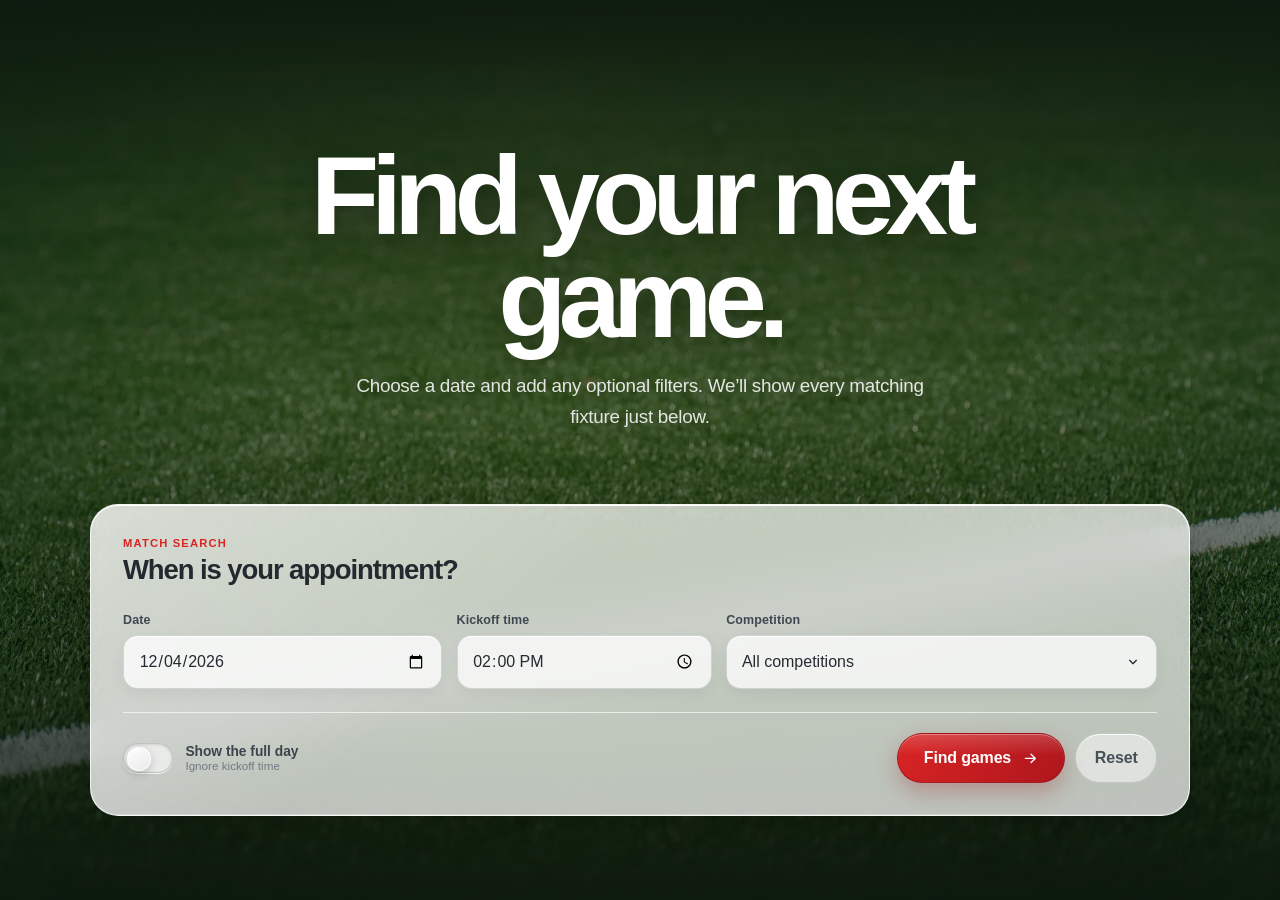
<file: docs/index.html>
<!doctype html>
<html lang="en-CH">
  <head>
    <meta charset="utf-8">
    <meta
      name="viewport"
      content="width=device-width, initial-scale=1, viewport-fit=cover"
    >
    <meta
      name="description"
      content="Find football matches by date, kickoff time, and league."
    >
    <title>Match Finder</title>
    <link rel="icon" href="./assets/favicon.svg" type="image/svg+xml">
    <link rel="apple-touch-icon" href="./assets/apple-touch-icon.png">
    <link rel="stylesheet" href="./app.css">
    <script type="module" src="./app.js"></script>
  </head>
  <body>
    <main class="page-shell">
      <header class="page-header">
        <h1>Find your next game.</h1>
        <p class="intro">
          Choose a date and add any optional filters. We’ll show every matching
          fixture just below.
        </p>
      </header>

      <section class="search-panel glass-panel" aria-labelledby="search-heading">
        <div class="panel-heading">
          <div>
            <p class="panel-kicker">Match search</p>
            <h2 id="search-heading">When is your appointment?</h2>
          </div>
        </div>

        <form id="search-form" aria-busy="true">
          <div class="form-grid">
            <label class="field">
              <span class="field-label">Date</span>
              <span class="temporal-control">
                <input
                  id="date-input"
                  name="date"
                  type="date"
                  lang="de-CH"
                  required
                >
              </span>
            </label>

            <label class="field" id="time-field">
              <span class="field-label">Kickoff time</span>
              <span class="temporal-control">
                <input
                  id="time-input"
                  name="time"
                  type="time"
                  lang="de-CH"
                  value="14:00"
                >
              </span>
            </label>

            <div class="field field-competition">
              <span id="competition-label" class="field-label">Competition</span>
              <div id="competition-picker" class="competition-picker">
                <button
                  id="competition-input"
                  class="competition-trigger"
                  type="button"
                  aria-labelledby="competition-label competition-summary"
                  aria-controls="competition-options"
                  aria-expanded="false"
                  disabled
                >
                  <span id="competition-summary">All competitions</span>
                  <svg viewBox="0 0 24 24" aria-hidden="true">
                    <path d="m7 9.5 5 5 5-5"></path>
                  </svg>
                </button>
                <div
                  id="competition-options"
                  class="competition-options"
                  role="group"
                  aria-labelledby="competition-label"
                  hidden
                >
                  <div class="competition-options-inner"></div>
                </div>
              </div>
            </div>
          </div>

          <div class="form-footer">
            <label class="checkbox-row">
              <input
                id="whole-day-input"
                class="toggle-input"
                name="wholeDay"
                type="checkbox"
              >
              <span class="toggle-switch" aria-hidden="true"></span>
              <span class="toggle-copy">
                <strong>Show the full day</strong>
                <small>Ignore kickoff time</small>
              </span>
            </label>

            <div class="actions">
              <button type="submit" class="button-primary" disabled>
                <span>Find games</span>
                <svg viewBox="0 0 24 24" aria-hidden="true">
                  <path d="M5 12h14M13 6l6 6-6 6"></path>
                </svg>
              </button>
              <button id="reset-button" type="button" class="button-secondary">
                Reset
              </button>
            </div>
          </div>
        </form>
      </section>

      <section
        class="results-section glass-panel"
        aria-labelledby="results-heading"
        tabindex="-1"
        hidden
      >
        <div class="results-heading">
          <div>
            <p class="panel-kicker">Fixtures</p>
            <h2 id="results-heading">Games</h2>
          </div>
          <div class="results-summary">
            <p id="result-count" class="result-count" aria-live="polite"></p>
            <p id="update-badge" class="update-badge" hidden>
              <span>Last updated</span>
              <time id="update-time"></time>
            </p>
          </div>
        </div>

        <div
          id="status-message"
          class="status-message"
          role="status"
        >
          Select a date to begin.
        </div>

        <div id="results" class="results-list"></div>
      </section>
    </main>
  </body>
</html>
</file>
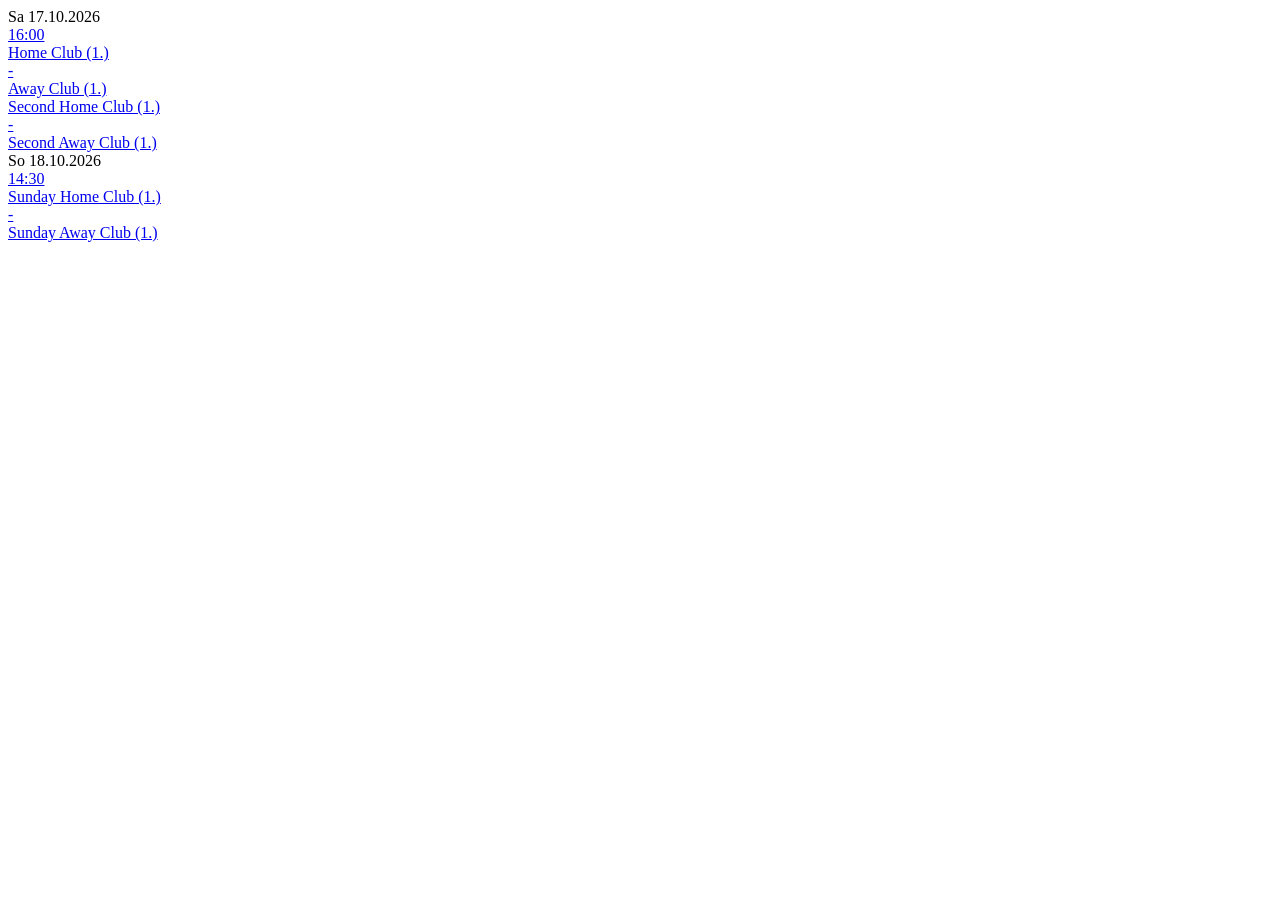
<file: tests/fixtures/cup.html>
<!doctype html>
<html lang="de">
  <body>
    <div class="list-group">
      <div class="list-group-item sppTitel">Sa 17.10.2026</div>
      <a class="list-group-item" href="/default.aspx?oid=1&amp;lng=1&amp;cp=100&amp;tg=2001">
        <div class="row">
          <div class="col-sm-1 col-12">16:00</div>
          <div class="col-sm-9 col-10">
            <div class="row">
              <div class="col-sm-5 col-12">Home Club&nbsp;(1.)</div>
              <div class="hidden-xs col-sm-2 d-none d-sm-block">-</div>
              <div class="col-sm-5 col-12">Away Club&nbsp;(1.)</div>
            </div>
          </div>
        </div>
      </a>
      <a class="list-group-item" href="/default.aspx?oid=1&amp;lng=1&amp;cp=100&amp;tg=2002">
        <div class="row">
          <div class="col-sm-1 col-12"></div>
          <div class="col-sm-9 col-10">
            <div class="row">
              <div class="col-sm-5 col-12">Second Home Club&nbsp;(1.)</div>
              <div class="hidden-xs col-sm-2 d-none d-sm-block">-</div>
              <div class="col-sm-5 col-12">Second Away Club&nbsp;(1.)</div>
            </div>
          </div>
        </div>
      </a>
      <div class="list-group-item sppTitel">So 18.10.2026</div>
      <a class="list-group-item" href="/default.aspx?oid=1&amp;lng=1&amp;cp=100&amp;tg=2003">
        <div class="row">
          <div class="col-sm-1 col-12">14:30</div>
          <div class="col-sm-9 col-10">
            <div class="row">
              <div class="col-sm-5 col-12">Sunday Home Club&nbsp;(1.)</div>
              <div class="hidden-xs col-sm-2 d-none d-sm-block">-</div>
              <div class="col-sm-5 col-12">Sunday Away Club&nbsp;(1.)</div>
            </div>
          </div>
        </div>
      </a>
    </div>
  </body>
</html>
</file>
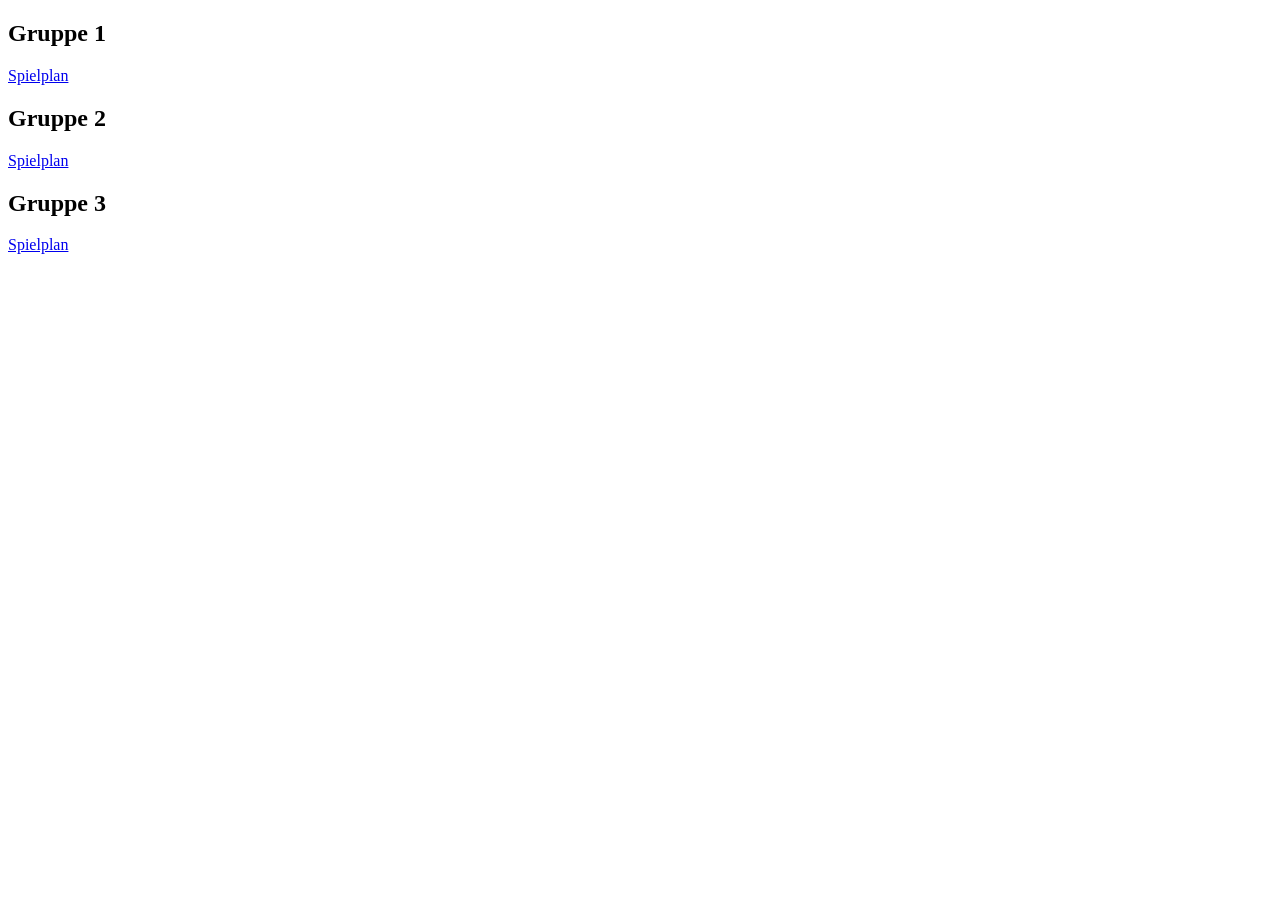
<file: tests/fixtures/league-landing.html>
<!doctype html>
<html lang="de">
  <body>
    <section>
      <h2>Gruppe 1</h2>
      <a href="/default.aspx?oid=1&amp;lng=1&amp;s=2000&amp;ln=100&amp;ls=200&amp;sg=301&amp;a=msp">Spielplan</a>
    </section>
    <section>
      <h2>Gruppe 2</h2>
      <a href="/default.aspx?oid=1&amp;lng=1&amp;s=2000&amp;ln=100&amp;ls=200&amp;sg=302&amp;a=msp">Spielplan</a>
    </section>
    <section>
      <h2>Gruppe 3</h2>
      <a href="/default.aspx?oid=1&amp;lng=1&amp;s=2000&amp;ln=100&amp;ls=200&amp;sg=303&amp;a=msp">Spielplan</a>
    </section>
  </body>
</html>
</file>
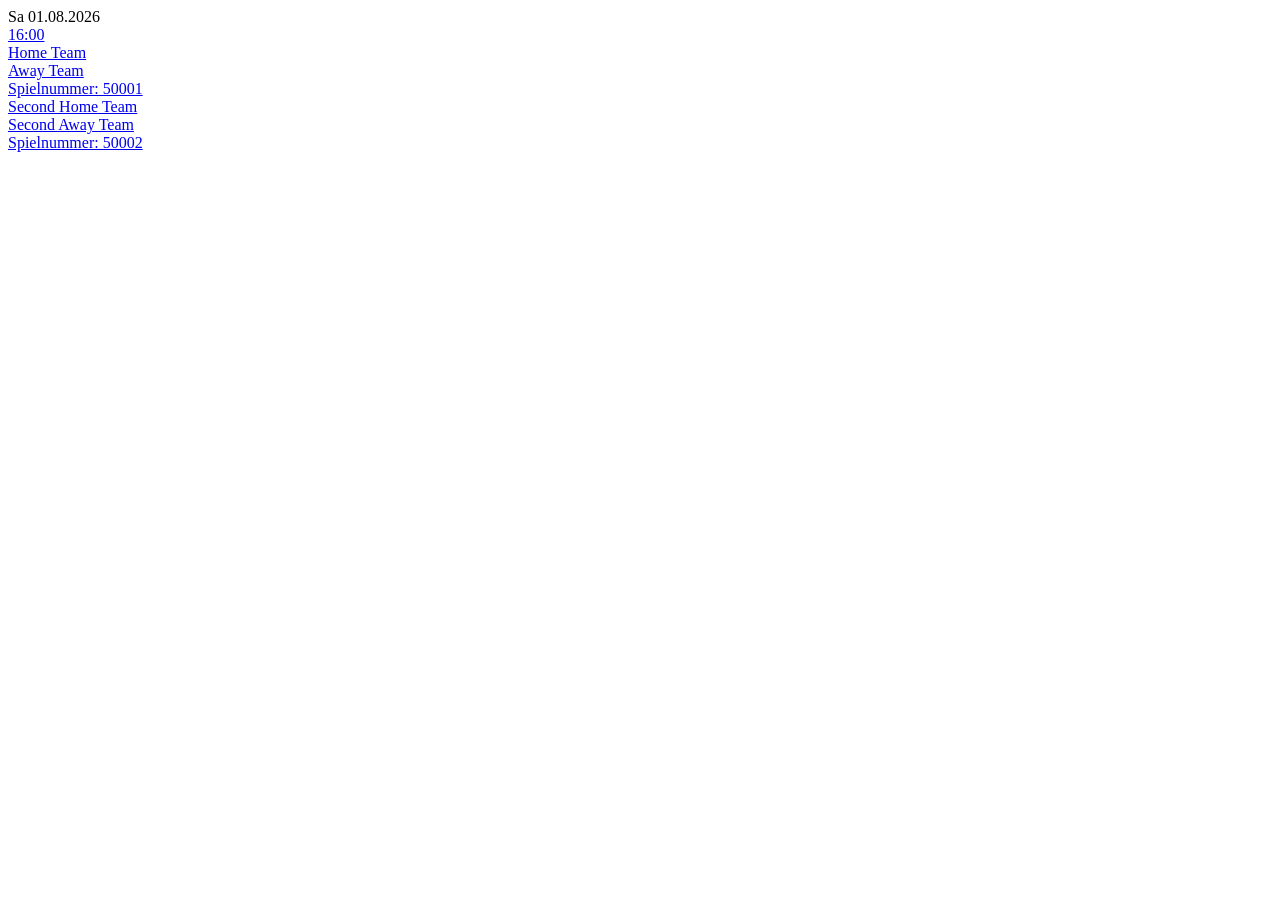
<file: tests/fixtures/league-schedule.html>
<!doctype html>
<html lang="de">
  <body>
    <div class="list-group">
      <div class="list-group-item sppTitel">Sa 01.08.2026</div>
      <a class="list-group-item" href="/default.aspx?oid=1&amp;lng=1&amp;tg=1001">
        <div class="spiel">
          <div class="time">16:00</div>
          <div class="teamA">Home Team</div>
          <div class="teamB">Away Team</div>
          <div class="spielInfo">Spielnummer: 50001</div>
        </div>
      </a>
      <a class="list-group-item" href="/default.aspx?oid=1&amp;lng=1&amp;tg=1002">
        <div class="spiel">
          <div class="time"></div>
          <div class="teamA">Second Home Team</div>
          <div class="teamB">Second Away Team</div>
          <div class="spielInfo">Spielnummer: 50002</div>
        </div>
      </a>
    </div>
  </body>
</html>
</file>
<file: docs/app.css>
:root {
  color-scheme: light;
  font-family:
    Inter, Avenir, "Segoe UI", Helvetica, Arial, ui-sans-serif, system-ui,
    sans-serif;
  color: #24292f;
  font-synthesis: none;
  text-rendering: optimizeLegibility;
  --red: rgb(217 36 36);
  --red-deep: rgb(174 22 28);
  --glass: rgb(255 255 255 / 0.72);
  --glass-line: rgb(255 255 255 / 0.82);
}

* {
  box-sizing: border-box;
}

html {
  min-width: 320px;
  min-height: 100%;
  background:
    linear-gradient(180deg, rgb(8 19 11 / 0.72) 0%, rgb(10 27 15 / 0.45) 42%, rgb(7 17 10 / 0.68) 100%),
    linear-gradient(90deg, rgb(4 15 8 / 0.16), transparent 42%, rgb(4 15 8 / 0.16)),
    url("./assets/background.webp") center bottom / cover no-repeat;
  background-color: rgb(16 26 16);
  background-attachment: fixed;
  scroll-behavior: smooth;
}

body {
  min-width: 320px;
  min-height: 100vh;
  margin: 0;
  overflow-x: hidden;
  background: transparent;
}

button,
input {
  font: inherit;
}

button,
a,
input {
  -webkit-tap-highlight-color: transparent;
}

.page-shell {
  --page-bottom-space: 4rem;
  position: relative;
  z-index: 1;
  width: min(1100px, calc(100% - 2rem));
  margin: 0 auto;
  padding: 0 0 var(--page-bottom-space);
}

.page-header {
  --title-scale: 1;
  --intro-scale: 1;
  --hero-shift: 0px;
  --intro-opacity: 1;
  display: grid;
  max-width: 850px;
  margin: 0 auto;
  padding: clamp(5rem, 13vw, 9rem) 1rem clamp(2.75rem, 6vw, 4.5rem);
  padding:
    calc(clamp(5rem, 13vw, 9rem) + env(safe-area-inset-top))
    calc(1rem + env(safe-area-inset-right))
    clamp(2.75rem, 6vw, 4.5rem)
    calc(1rem + env(safe-area-inset-left));
  justify-items: center;
  text-align: center;
}

.panel-kicker,
h1,
h2,
h3,
p {
  margin-top: 0;
}

h1 {
  margin-bottom: 1.25rem;
  color: white;
  font-size: clamp(3.55rem, 9vw, 7rem);
  font-weight: 780;
  letter-spacing: -0.072em;
  line-height: 0.92;
  text-shadow: 0 6px 32px rgb(0 0 0 / 0.32);
  transform: translateY(var(--hero-shift)) scale(var(--title-scale));
  transform-origin: center bottom;
  will-change: transform;
}

.intro {
  max-width: 610px;
  margin-bottom: 0;
  color: rgb(255 255 255 / 0.86);
  font-size: clamp(1rem, 1.7vw, 1.18rem);
  font-weight: 500;
  letter-spacing: -0.015em;
  line-height: 1.65;
  text-shadow: 0 2px 18px rgb(0 0 0 / 0.35);
  opacity: var(--intro-opacity);
  transform: translateY(var(--hero-shift)) scale(var(--intro-scale));
  transform-origin: center top;
  will-change: transform, opacity;
}

.glass-panel {
  position: relative;
  border: 1px solid var(--glass-line);
  border-radius: 1.75rem;
  background:
    linear-gradient(140deg, rgb(255 255 255 / 0.35), transparent 38%),
    var(--glass);
  box-shadow:
    inset 0 1px 0 rgb(255 255 255 / 0.94),
    inset 0 -1px 0 rgb(255 255 255 / 0.28),
    0 28px 80px rgb(0 0 0 / 0.24),
    0 4px 18px rgb(0 0 0 / 0.08);
  backdrop-filter: blur(28px) saturate(135%);
  -webkit-backdrop-filter: blur(28px) saturate(135%);
}

.glass-panel::before {
  position: absolute;
  top: 0;
  right: 9%;
  left: 9%;
  height: 1px;
  background: linear-gradient(90deg, transparent, white, transparent);
  content: "";
  opacity: 0.92;
  pointer-events: none;
}

.search-panel {
  --search-scale: 1;
  --search-shift: 0px;
  --search-opacity: 1;
  padding: clamp(1.35rem, 3vw, 2rem);
  opacity: var(--search-opacity);
  transform: translateY(var(--search-shift)) scale(var(--search-scale));
  transform-origin: center top;
  will-change: transform, opacity;
}

.update-badge {
  display: inline-grid;
  grid-template-columns: auto 1fr;
  align-items: center;
  gap: 0.12rem 0.42rem;
  margin: 0;
  padding: 0.5rem 0.72rem;
  border: 1px solid rgb(255 255 255 / 0.34);
  border-radius: 999px;
  background:
    linear-gradient(180deg, rgb(255 255 255 / 0.15), transparent 48%),
    linear-gradient(120deg, var(--red), var(--red-deep));
  box-shadow:
    inset 0 1px 0 rgb(255 255 255 / 0.3),
    0 8px 22px rgb(121 11 17 / 0.28);
  color: white;
  font-size: 0.68rem;
  font-weight: 760;
  letter-spacing: 0.01em;
  line-height: 1;
  transform-origin: right top;
  animation: update-badge-arrive 320ms cubic-bezier(0.22, 1, 0.36, 1);
  white-space: nowrap;
}

.update-badge::before {
  grid-row: 1 / 3;
  width: 0.38rem;
  height: 0.38rem;
  border-radius: 50%;
  background: white;
  box-shadow: 0 0 0 3px rgb(255 255 255 / 0.15);
  content: "";
}

.update-badge span {
  grid-column: 2;
  color: rgb(255 255 255 / 0.78);
  font-size: 0.58rem;
  font-weight: 800;
  letter-spacing: 0.075em;
  text-transform: uppercase;
}

.update-badge time {
  grid-column: 2;
  font-variant-numeric: tabular-nums;
}

.update-badge[hidden] {
  display: none;
}

@keyframes update-badge-arrive {
  from {
    opacity: 0;
    transform: translateY(-0.25rem) scale(0.9);
  }

  to {
    opacity: 1;
    transform: translateY(0) scale(1);
  }
}

.panel-heading,
.results-heading {
  display: flex;
  align-items: center;
  justify-content: space-between;
  gap: 1.25rem;
}

.panel-heading {
  margin-bottom: 1.7rem;
}

.panel-kicker {
  margin-bottom: 0.32rem;
  color: var(--red);
  font-size: 0.7rem;
  font-weight: 800;
  letter-spacing: 0.105em;
  text-transform: uppercase;
}

h2 {
  margin-bottom: 0;
  color: #24292f;
  font-size: clamp(1.3rem, 2.5vw, 1.72rem);
  font-weight: 780;
  letter-spacing: -0.04em;
}

.form-grid {
  display: grid;
  grid-template-columns: minmax(0, 1fr) minmax(0, 0.8fr) minmax(0, 1.35fr);
  gap: 0.9rem;
}

.field {
  display: block;
  min-width: 0;
}

.field-label {
  display: block;
  margin-bottom: 0.48rem;
  color: #3f4851;
  font-size: 0.78rem;
  font-weight: 750;
  letter-spacing: 0.01em;
}

input {
  width: 100%;
  min-height: 3.35rem;
  padding: 0.78rem 0.92rem;
  border: 1px solid rgb(67 75 83 / 0.2);
  border-radius: 0.9rem;
  background: rgb(255 255 255 / 0.78);
  box-shadow:
    inset 0 1px 0 rgb(255 255 255 / 0.98),
    0 5px 14px rgb(20 25 22 / 0.05);
  color: #252b31;
  font-size: 1rem;
  transition:
    border-color 180ms ease,
    background-color 180ms ease,
    box-shadow 180ms ease,
    opacity 180ms ease;
}

.competition-picker {
  position: relative;
}

.competition-trigger {
  display: flex;
  width: 100%;
  min-height: 3.35rem;
  align-items: center;
  justify-content: space-between;
  gap: 0.75rem;
  padding: 0.78rem 0.92rem;
  overflow: visible;
  border: 1px solid rgb(67 75 83 / 0.2);
  border-radius: 0.9rem;
  background: rgb(255 255 255 / 0.78);
  box-shadow:
    inset 0 1px 0 rgb(255 255 255 / 0.98),
    0 5px 14px rgb(20 25 22 / 0.05);
  color: #252b31;
  cursor: pointer;
  font-size: 1rem;
  font-weight: 400;
  letter-spacing: 0;
  text-align: left;
}

.competition-trigger:hover:not(:disabled) {
  border-color: rgb(217 36 36 / 0.38);
  background: rgb(255 255 255 / 0.9);
}

.competition-picker.is-open .competition-trigger {
  border-color: var(--red);
  background: rgb(255 255 255 / 0.96);
  box-shadow:
    inset 0 1px 0 white,
    0 0 0 4px rgb(217 36 36 / 0.08);
}

.competition-trigger > span {
  min-width: 0;
  overflow: hidden;
  text-overflow: ellipsis;
  white-space: nowrap;
}

.competition-trigger svg {
  flex: 0 0 auto;
  width: 1rem;
  fill: none;
  stroke: #252b31;
  stroke-linecap: round;
  stroke-linejoin: round;
  stroke-width: 2;
  transition: transform 180ms ease;
}

.competition-picker.is-open .competition-trigger svg {
  transform: rotate(180deg);
}

.competition-options {
  position: relative;
  display: grid;
  grid-template-rows: 0fr;
  max-height: 17rem;
  margin-top: 0;
  padding: 0 0.45rem;
  overflow: hidden;
  border: 0 solid rgb(255 255 255 / 0.9);
  border-radius: 0.95rem;
  background: rgb(250 251 250 / 0.94);
  box-shadow:
    inset 0 1px 0 white,
    0 16px 34px rgb(20 29 22 / 0.2);
  backdrop-filter: blur(22px) saturate(125%);
  -webkit-backdrop-filter: blur(22px) saturate(125%);
  opacity: 0;
  transform: translateY(-0.4rem) scale(0.985);
  transform-origin: center top;
  visibility: hidden;
  transition:
    grid-template-rows 260ms cubic-bezier(0.4, 0, 0.2, 1),
    margin-top 260ms cubic-bezier(0.4, 0, 0.2, 1),
    padding-top 260ms cubic-bezier(0.4, 0, 0.2, 1),
    padding-bottom 260ms cubic-bezier(0.4, 0, 0.2, 1),
    border-width 260ms cubic-bezier(0.4, 0, 0.2, 1),
    opacity 200ms cubic-bezier(0.4, 0, 0.2, 1),
    transform 260ms cubic-bezier(0.4, 0, 0.2, 1),
    visibility 0s linear 260ms;
  will-change: grid-template-rows, opacity, transform;
}

.competition-picker.is-open .competition-options {
  grid-template-rows: 1fr;
  margin-top: 0.5rem;
  padding-top: 0.45rem;
  padding-bottom: 0.45rem;
  border-width: 1px;
  opacity: 1;
  transform: translateY(0) scale(1);
  visibility: visible;
  transition-delay: 0s;
}

.competition-options-inner {
  display: grid;
  min-height: 0;
  gap: 0.2rem;
  overflow-y: auto;
}

.competition-options[hidden] {
  display: none;
}

.competition-option {
  display: flex;
  align-items: flex-start;
  gap: 0.65rem;
  padding: 0.65rem 0.7rem;
  border-radius: 0.65rem;
  color: #353d43;
  cursor: pointer;
  font-size: 0.86rem;
  font-weight: 650;
  line-height: 1.35;
  transition: background-color 150ms ease;
}

.competition-option:hover {
  background: rgb(217 36 36 / 0.08);
}

.competition-option input,
.competition-option input:hover,
.competition-option input:focus {
  flex: 0 0 auto;
  width: 1.05rem;
  height: 1.05rem;
  min-height: 0;
  margin: 0.06rem 0 0;
  padding: 0;
  border: 0;
  background: transparent;
  box-shadow: none;
  accent-color: var(--red);
}

input:hover:not(:disabled) {
  border-color: rgb(217 36 36 / 0.38);
  background: rgb(255 255 255 / 0.9);
}

input:focus,
button:focus-visible,
a:focus-visible {
  outline: 3px solid rgb(217 36 36 / 0.34);
  outline-offset: 3px;
}

input:focus {
  border-color: var(--red);
  background: rgb(255 255 255 / 0.96);
  box-shadow:
    inset 0 1px 0 white,
    0 0 0 4px rgb(217 36 36 / 0.08);
}

input:disabled {
  border-color: rgb(67 75 83 / 0.1);
  background: rgb(231 232 231 / 0.58);
  color: #8b9298;
  cursor: not-allowed;
}

/* Keep iOS native pickers inside their padded visual controls (WebKit 301648). */
.temporal-control {
  display: flex;
  width: 100%;
  min-width: 0;
  min-height: 3.35rem;
  align-items: center;
  padding: 0.78rem 0.92rem;
  overflow: hidden;
  border: 1px solid rgb(67 75 83 / 0.2);
  border-radius: 0.9rem;
  background: rgb(255 255 255 / 0.78);
  box-shadow:
    inset 0 1px 0 rgb(255 255 255 / 0.98),
    0 5px 14px rgb(20 25 22 / 0.05);
  transition:
    border-color 180ms ease,
    background-color 180ms ease,
    box-shadow 180ms ease,
    opacity 180ms ease;
}

.temporal-control > input {
  flex: 1 1 0;
  width: 0;
  min-width: 0;
  max-width: 100%;
  min-height: 0;
  padding: 0;
  overflow: hidden;
  border: 0;
  border-radius: 0;
  background: transparent;
  box-shadow: none;
  -webkit-appearance: auto;
  appearance: auto;
}

.temporal-control > input:hover:not(:disabled),
.temporal-control > input:focus,
.temporal-control > input:disabled {
  border: 0;
  outline: 0;
  background: transparent;
  box-shadow: none;
}

.field:not(.is-disabled) .temporal-control:hover {
  border-color: rgb(217 36 36 / 0.38);
  background: rgb(255 255 255 / 0.9);
}

.temporal-control:focus-within {
  border-color: var(--red);
  outline: 3px solid rgb(217 36 36 / 0.34);
  outline-offset: 3px;
  background: rgb(255 255 255 / 0.96);
  box-shadow:
    inset 0 1px 0 white,
    0 0 0 4px rgb(217 36 36 / 0.08);
}

.field.is-disabled .temporal-control {
  border-color: rgb(67 75 83 / 0.1);
  background: rgb(231 232 231 / 0.58);
}

.field.is-disabled .field-label {
  color: #7b8389;
}

.form-footer {
  display: flex;
  align-items: center;
  justify-content: space-between;
  gap: 1rem;
  margin-top: 1.45rem;
  padding-top: 1.25rem;
  border-top: 1px solid rgb(255 255 255 / 0.66);
}

.checkbox-row {
  position: relative;
  display: inline-flex;
  align-items: center;
  gap: 0.75rem;
  min-width: 0;
  cursor: pointer;
}

.toggle-input {
  position: absolute;
  width: 1px;
  height: 1px;
  min-height: 0;
  margin: 0;
  padding: 0;
  opacity: 0;
}

.toggle-switch {
  position: relative;
  flex: 0 0 auto;
  width: 3.15rem;
  height: 1.85rem;
  border: 1px solid rgb(66 74 81 / 0.24);
  border-radius: 999px;
  background: rgb(255 255 255 / 0.6);
  box-shadow:
    inset 0 1px 3px rgb(34 39 36 / 0.14),
    0 1px 0 rgb(255 255 255 / 0.8);
  transition:
    border-color 180ms ease,
    background-color 180ms ease,
    box-shadow 180ms ease;
}

.toggle-switch::after {
  position: absolute;
  top: 0.2rem;
  left: 0.2rem;
  width: 1.35rem;
  height: 1.35rem;
  border: 1px solid rgb(255 255 255 / 0.88);
  border-radius: 50%;
  background: linear-gradient(145deg, white, #e9e9e9);
  box-shadow: 0 3px 8px rgb(25 29 26 / 0.22);
  content: "";
  transition: transform 220ms cubic-bezier(0.2, 0.8, 0.2, 1);
}

.toggle-input:checked + .toggle-switch {
  border-color: rgb(174 22 28 / 0.58);
  background: linear-gradient(135deg, var(--red), var(--red-deep));
  box-shadow:
    inset 0 1px 2px rgb(94 0 6 / 0.28),
    0 5px 14px rgb(217 36 36 / 0.2);
}

.toggle-input:checked + .toggle-switch::after {
  transform: translateX(1.3rem);
}

.toggle-input:focus-visible + .toggle-switch {
  outline: 3px solid rgb(217 36 36 / 0.34);
  outline-offset: 3px;
}

.toggle-copy {
  display: grid;
  gap: 0.05rem;
}

.toggle-copy strong {
  color: #3b444c;
  font-size: 0.86rem;
  font-weight: 750;
}

.toggle-copy small {
  color: #727a81;
  font-size: 0.73rem;
}

.actions {
  display: flex;
  flex-wrap: wrap;
  justify-content: flex-end;
  gap: 0.65rem;
}

button {
  position: relative;
  display: inline-flex;
  align-items: center;
  justify-content: center;
  gap: 0.65rem;
  min-height: 3.15rem;
  padding: 0.72rem 1.15rem;
  overflow: hidden;
  border-radius: 999px;
  cursor: pointer;
  font-weight: 780;
  letter-spacing: -0.01em;
  transition:
    transform 180ms ease,
    border-color 180ms ease,
    background-color 180ms ease,
    box-shadow 180ms ease;
}

button:disabled {
  cursor: not-allowed;
  opacity: 0.58;
}

.button-primary {
  min-width: 10.5rem;
  border: 1px solid rgb(145 13 20 / 0.7);
  background:
    linear-gradient(180deg, rgb(255 255 255 / 0.18), transparent 45%),
    linear-gradient(120deg, var(--red), var(--red-deep));
  box-shadow:
    inset 0 1px 0 rgb(255 255 255 / 0.3),
    0 9px 22px rgb(156 13 21 / 0.28);
  color: white;
}

.button-primary svg {
  width: 1.05rem;
  fill: none;
  stroke: currentcolor;
  stroke-linecap: round;
  stroke-linejoin: round;
  stroke-width: 2;
  transition: transform 180ms ease;
}

.button-primary:hover:not(:disabled) {
  background:
    linear-gradient(180deg, rgb(255 255 255 / 0.2), transparent 45%),
    linear-gradient(120deg, #e22a2a, #b81720);
  box-shadow:
    inset 0 1px 0 rgb(255 255 255 / 0.34),
    0 13px 30px rgb(156 13 21 / 0.34);
  transform: translateY(-2px);
}

.button-primary:hover:not(:disabled) svg {
  transform: translateX(2px);
}

.button-secondary {
  border: 1px solid rgb(63 71 78 / 0.16);
  background: rgb(255 255 255 / 0.5);
  box-shadow: inset 0 1px 0 rgb(255 255 255 / 0.86);
  color: #465059;
}

.button-secondary:hover:not(:disabled) {
  border-color: rgb(217 36 36 / 0.25);
  background: rgb(255 255 255 / 0.78);
  color: var(--red-deep);
  transform: translateY(-2px);
}

.button-secondary.is-resetting {
  animation: reset-button-press 360ms cubic-bezier(0.4, 0, 0.2, 1);
}

@keyframes reset-button-press {
  0%,
  100% {
    transform: translateY(0) scale(1);
  }

  45% {
    border-color: rgb(217 36 36 / 0.38);
    background: rgb(255 255 255 / 0.88);
    color: var(--red-deep);
    transform: translateY(1px) scale(0.94);
  }
}

.results-section {
  --results-scale: 1;
  --results-shift: 0px;
  --results-opacity: 1;
  margin-top: 2rem;
  padding: clamp(1.35rem, 3vw, 2rem);
  scroll-margin-top: 1rem;
  opacity: var(--results-opacity);
  transform: translateY(var(--results-shift)) scale(var(--results-scale));
  transform-origin: center top;
  will-change: transform, opacity;
}

.results-section[hidden] {
  display: none;
}

.results-section.is-dismissing {
  pointer-events: none;
  opacity: 0;
  transform: translateY(2.25rem) scale(0.82);
  transition:
    opacity 220ms cubic-bezier(0.4, 0, 0.2, 1),
    transform 280ms cubic-bezier(0.4, 0, 0.2, 1);
}

.results-section:focus {
  outline: none;
}

.results-heading {
  align-items: flex-start;
  padding-bottom: 1.3rem;
  border-bottom: 1px solid rgb(255 255 255 / 0.64);
}

.results-summary {
  display: flex;
  flex: 0 0 auto;
  align-items: center;
  gap: 0.55rem;
}

.result-count {
  flex: 0 0 auto;
  margin-bottom: 0;
  padding: 0.54rem 0.8rem;
  border: 1px solid rgb(255 255 255 / 0.78);
  border-radius: 999px;
  background: rgb(255 255 255 / 0.52);
  box-shadow: inset 0 1px 0 rgb(255 255 255 / 0.88);
  color: #555f68;
  font-size: 0.78rem;
  font-weight: 750;
}

.result-count:empty {
  display: none;
}

.status-message {
  display: grid;
  min-height: 9rem;
  margin-top: 1rem;
  place-items: center;
  border: 1px dashed rgb(65 74 81 / 0.2);
  border-radius: 1.2rem;
  background: rgb(255 255 255 / 0.3);
  color: #68727a;
  font-size: 0.92rem;
  font-weight: 580;
  text-align: center;
}

.status-message[hidden] {
  display: none;
}

.results-list {
  display: grid;
  grid-template-columns: repeat(2, minmax(0, 1fr));
  gap: 0.8rem;
  margin-top: 1rem;
}

.results-list:empty {
  margin-top: 0;
}

.match-card {
  display: grid;
  grid-template-columns: 4.75rem minmax(0, 1fr) 2.75rem;
  align-items: center;
  gap: 0.85rem;
  min-width: 0;
  padding: 1rem;
  border: 1px solid rgb(255 255 255 / 0.76);
  border-radius: 1.2rem;
  background:
    linear-gradient(145deg, rgb(255 255 255 / 0.36), transparent 42%),
    rgb(255 255 255 / 0.66);
  box-shadow:
    inset 0 1px 0 rgb(255 255 255 / 0.95),
    0 8px 24px rgb(23 31 25 / 0.07);
  transition:
    transform 180ms ease,
    border-color 180ms ease,
    background-color 180ms ease,
    box-shadow 180ms ease;
}

.match-card:hover {
  border-color: white;
  background-color: rgb(255 255 255 / 0.8);
  box-shadow:
    inset 0 1px 0 white,
    0 13px 30px rgb(23 31 25 / 0.12);
  transform: translateY(-2px);
}

.match-kickoff {
  align-self: center;
  min-width: 0;
  padding: 0.65rem 0.35rem 0.58rem;
  border: 1px solid rgb(143 10 18 / 0.56);
  border-radius: 0.9rem;
  background:
    linear-gradient(160deg, rgb(255 255 255 / 0.18), transparent 48%),
    linear-gradient(135deg, var(--red), var(--red-deep));
  box-shadow:
    inset 0 1px 0 rgb(255 255 255 / 0.3),
    0 6px 14px rgb(170 18 24 / 0.19);
  color: white;
  text-align: center;
}

.match-time {
  display: block;
  font-size: 1rem;
  font-variant-numeric: tabular-nums;
  font-weight: 820;
  letter-spacing: -0.02em;
}

.match-kickoff.missing {
  border-color: rgb(82 88 84 / 0.16);
  background: linear-gradient(145deg, rgb(255 255 255 / 0.94), rgb(226 228 226 / 0.78));
  box-shadow:
    inset 0 1px 0 white,
    0 4px 10px rgb(28 33 29 / 0.08);
  color: #626964;
}

.match-time.missing {
  font-size: 0.72rem;
  letter-spacing: 0;
  line-height: 1.25;
}

.match-content {
  min-width: 0;
}

.match-teams {
  display: grid;
  gap: 0.18rem;
  min-width: 0;
  margin-bottom: 0;
  color: #252b2f;
  font-size: 0.96rem;
  font-weight: 750;
  letter-spacing: -0.018em;
  line-height: 1.3;
}

.match-teams .team {
  min-width: 0;
  overflow-wrap: anywhere;
}

.match-teams .versus {
  color: #69736d;
  font-size: 0.65rem;
  font-weight: 780;
  letter-spacing: 0.08em;
  text-transform: uppercase;
}

.match-meta {
  display: flex;
  flex-wrap: wrap;
  gap: 0.35rem;
  margin-top: 0.65rem;
}

.match-meta span {
  max-width: 100%;
  overflow: hidden;
  padding: 0.27rem 0.48rem;
  border: 1px solid rgb(73 80 75 / 0.12);
  border-radius: 999px;
  background: rgb(255 255 255 / 0.54);
  color: #626c65;
  font-size: 0.67rem;
  font-weight: 680;
  line-height: 1.2;
  text-overflow: ellipsis;
  white-space: nowrap;
}

.match-link {
  display: grid;
  place-items: center;
  justify-self: end;
  width: 2.75rem;
  height: 2.75rem;
  padding: 0;
  color: var(--red-deep);
  font-size: 1.25rem;
  font-weight: 820;
  line-height: 1;
  text-decoration: none;
  transition:
    color 160ms ease,
    transform 160ms ease;
}

.match-link:hover {
  color: var(--red);
  transform: translate(1px, -2px);
}

@supports not ((backdrop-filter: blur(2px)) or (-webkit-backdrop-filter: blur(2px))) {
  .glass-panel {
    background: rgb(248 248 248 / 0.96);
  }
}

@media (max-width: 900px) {
  .form-grid {
    grid-template-columns: repeat(2, minmax(0, 1fr));
  }

  .field-competition {
    grid-column: 1 / -1;
  }
}

@media (max-width: 760px) {
  html {
    background-attachment: scroll;
  }

  .results-list {
    grid-template-columns: 1fr;
  }
}

@media (max-width: 640px) {
  .page-shell {
    --page-bottom-space: 2rem;
    width: min(100% - 1rem, 1100px);
  }

  .page-header {
    padding: 4.5rem 0.5rem 2.75rem;
    padding:
      calc(4.5rem + env(safe-area-inset-top))
      calc(0.5rem + env(safe-area-inset-right))
      2.75rem
      calc(0.5rem + env(safe-area-inset-left));
  }

  h1 {
    max-width: 360px;
    font-size: clamp(3.35rem, 17vw, 5rem);
  }

  .intro {
    max-width: 340px;
    font-size: 1rem;
  }

  .glass-panel {
    border-radius: 1.35rem;
  }

  .panel-heading {
    display: grid;
    align-items: start;
    margin-bottom: 1.35rem;
  }

  .form-grid {
    grid-template-columns: 1fr;
  }

  .field-competition {
    grid-column: auto;
  }

  .form-footer {
    align-items: stretch;
    flex-direction: column;
  }

  .checkbox-row {
    min-height: 3rem;
  }

  .actions {
    display: grid;
    grid-template-columns: minmax(0, 1fr) auto;
    justify-content: stretch;
  }

  .button-primary {
    min-width: 0;
  }

  .results-heading {
    gap: 0.75rem;
  }

  .match-card {
    grid-template-columns: 4.1rem minmax(0, 1fr) 2.75rem;
    gap: 0.65rem;
    padding: 0.78rem;
  }
}

@media (max-width: 380px) {
  .results-heading {
    display: grid;
  }

  .results-summary {
    justify-self: end;
  }

  .actions {
    grid-template-columns: 1fr;
  }

  .button-secondary {
    width: 100%;
  }
}

@media (prefers-reduced-motion: reduce) {
  html {
    scroll-behavior: auto;
  }

  *,
  *::before,
  *::after {
    scroll-behavior: auto !important;
    transition-duration: 0.01ms !important;
    animation-duration: 0.01ms !important;
    animation-iteration-count: 1 !important;
  }
}

@media (prefers-contrast: more) {
  :root {
    --glass: rgb(255 255 255 / 0.92);
    --glass-line: white;
  }

  input,
  .temporal-control,
  .competition-trigger,
  .competition-options,
  .match-card {
    border-color: rgb(35 40 36 / 0.58);
  }
}

@media (forced-colors: active) {
  .glass-panel::before {
    display: none;
  }

  .glass-panel,
  .match-card,
  .match-kickoff,
  input,
  .temporal-control,
  button,
  .update-badge,
  .result-count {
    border: 1px solid CanvasText;
    background: Canvas;
    box-shadow: none;
    color: CanvasText;
  }

  .match-link {
    color: LinkText;
  }

  .competition-options {
    border: 1px solid CanvasText;
    background: Canvas;
    box-shadow: none;
  }

  h1,
  .intro {
    color: CanvasText;
    text-shadow: none;
  }

  .toggle-input {
    position: static;
    width: 1.25rem;
    height: 1.25rem;
    opacity: 1;
  }

  .toggle-switch {
    display: none;
  }
}
</file>
